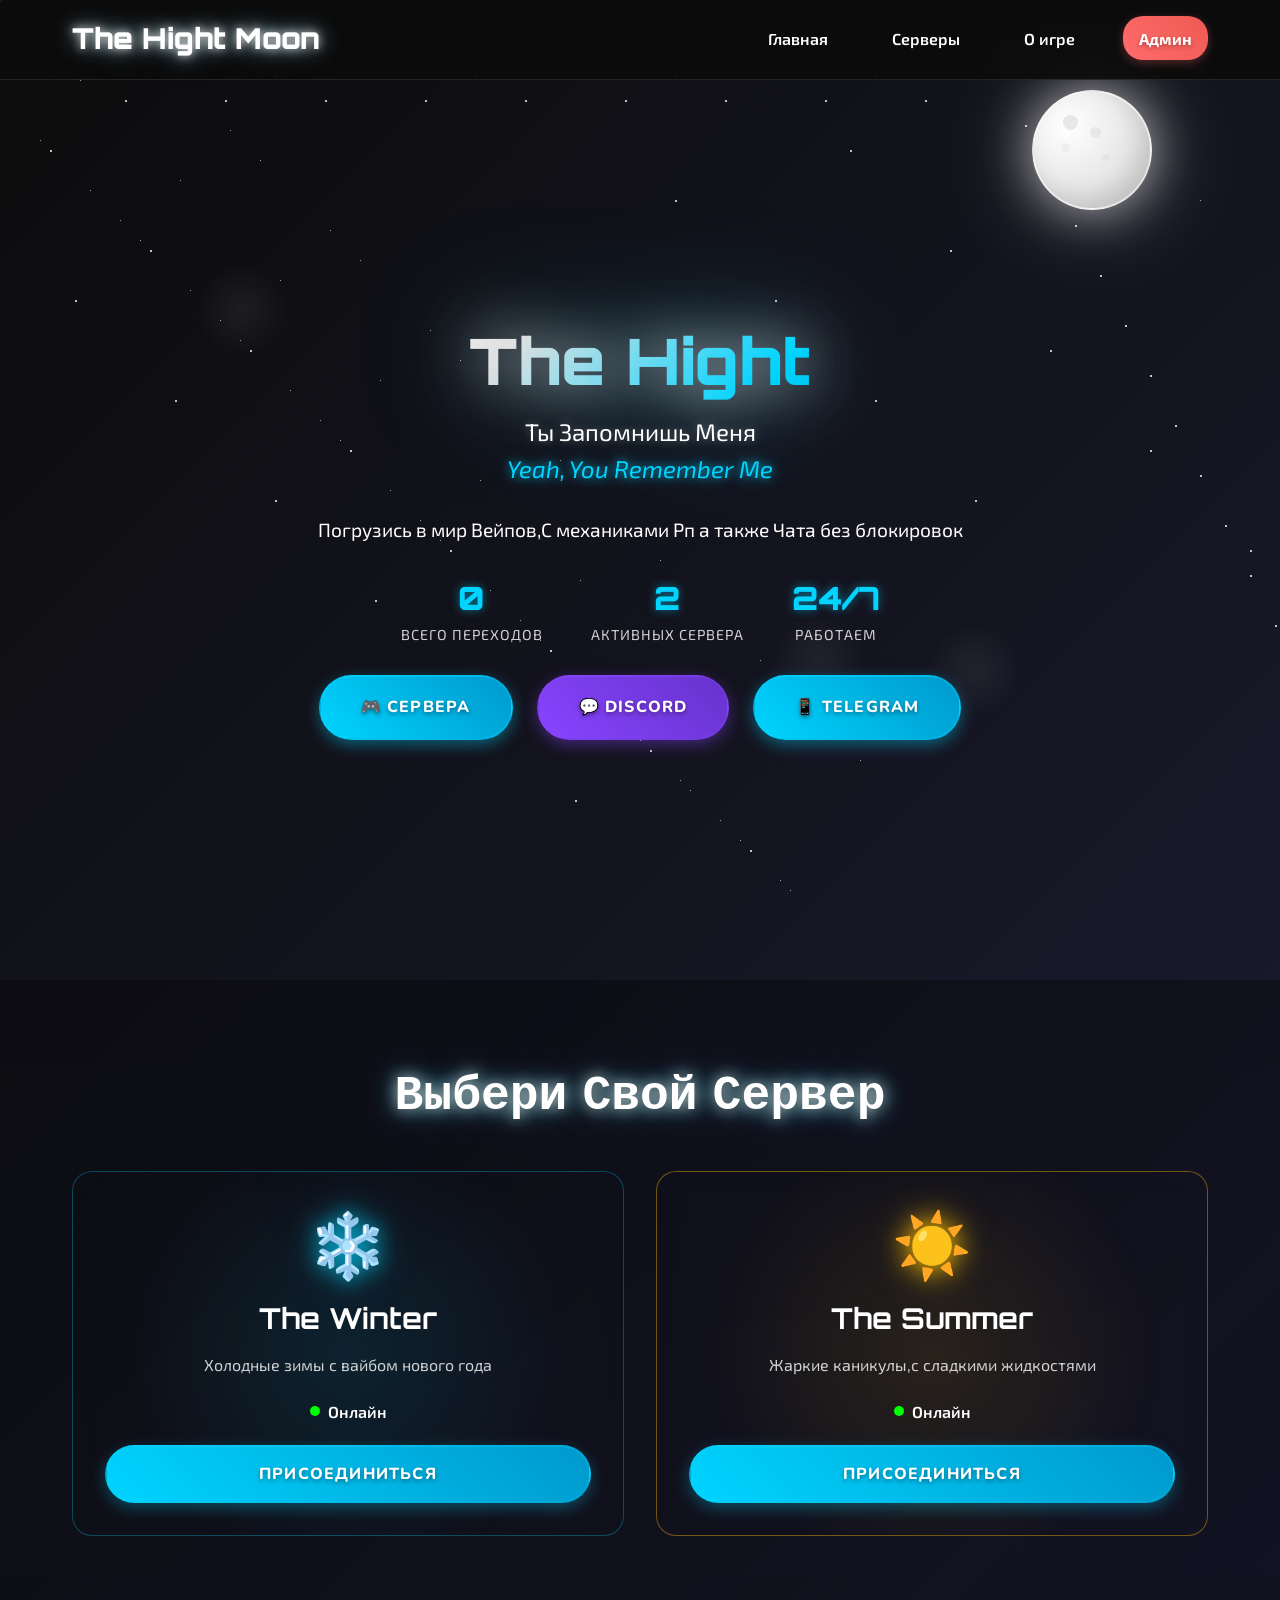
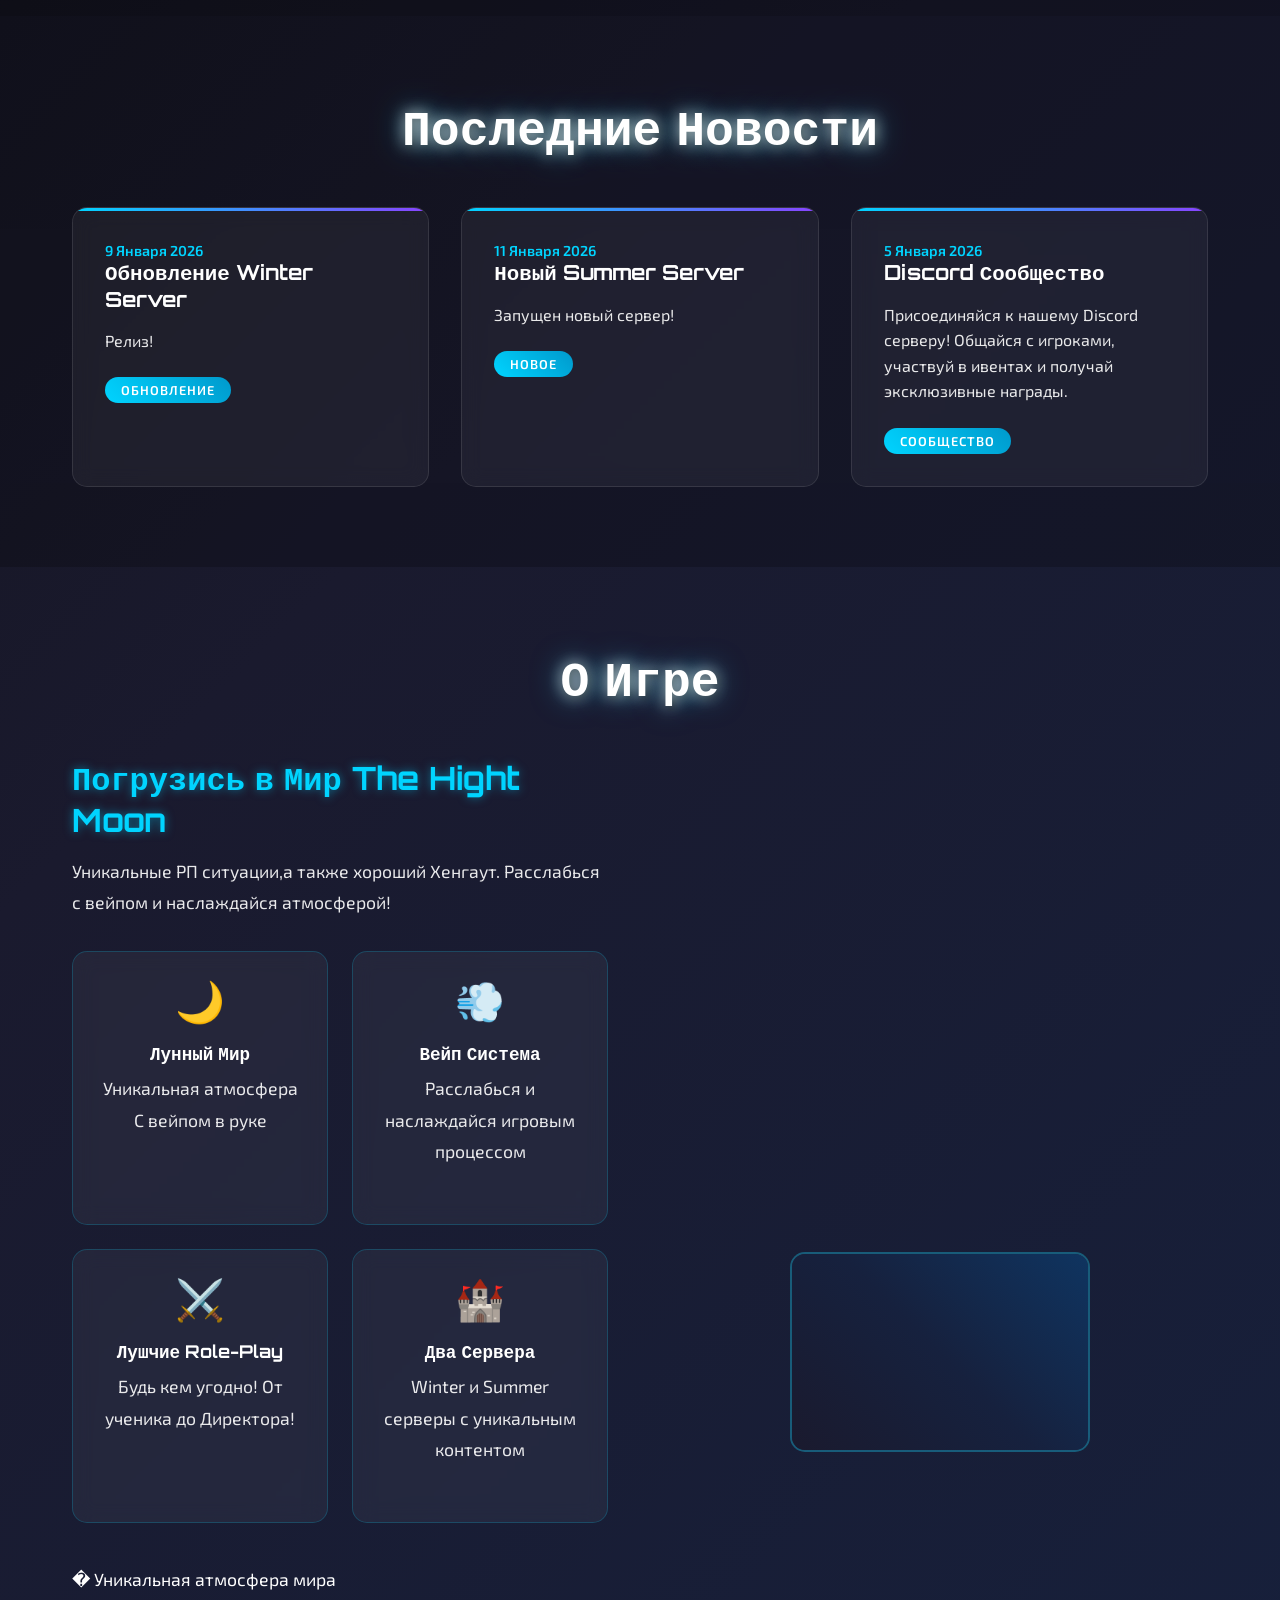
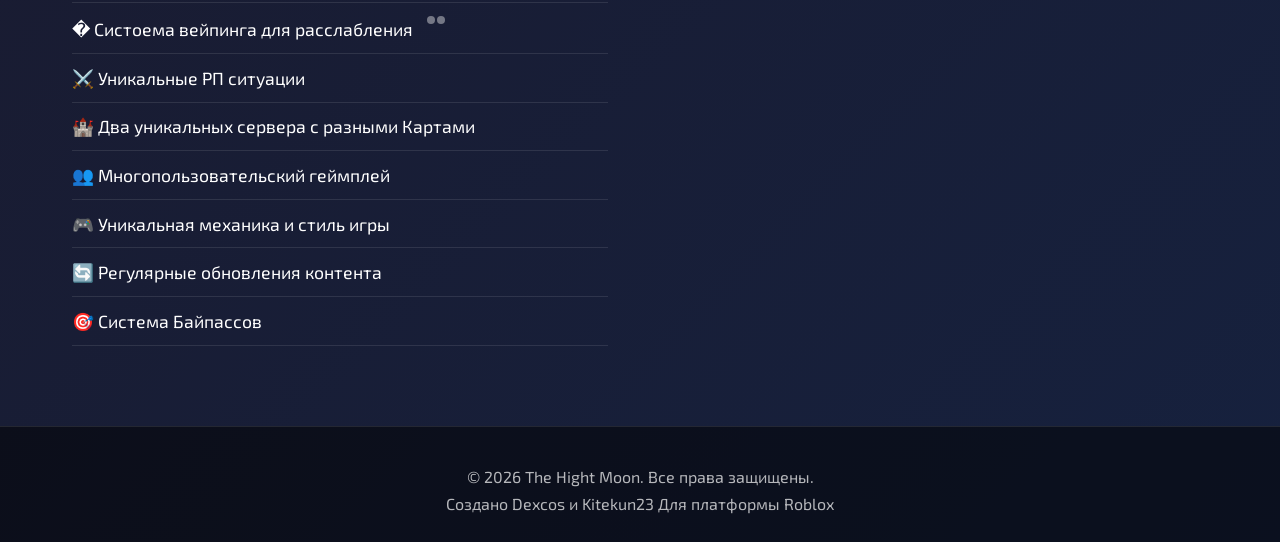
<file: index.html>
<!DOCTYPE html>
<html lang="ru">
<head>
    <meta charset="UTF-8">
    <meta name="viewport" content="width=device-width, initial-scale=1.0, maximum-scale=1.0, user-scalable=no">
    <meta name="theme-color" content="#00d4ff">
    <meta name="mobile-web-app-capable" content="yes">
    <meta name="apple-mobile-web-app-capable" content="yes">
    <meta name="apple-mobile-web-app-status-bar-style" content="black-translucent">
    <meta name="description" content="The Hight Moon - Погрузись в мир Вейпов с механиками РП и чатом без блокировок. Уникальные ролевые ситуации и хороший хенгаут.">
    <meta name="keywords" content="The Hight Moon, Roblox, вейп, roleplay, РП, игра, сервер, Winter, Summer">
    <meta name="author" content="Dexcos и Kitekun23">
    <title>The Hight Moon - Ты Запомнишь Меня</title>
    <link rel="stylesheet" href="styles.css">
    <link href="https://fonts.googleapis.com/css2?family=Orbitron:wght@400;700;900&family=Exo+2:wght@300;400;600;700&family=Russo+One&family=Comfortaa:wght@300;400;500;600;700&family=Nunito:wght@200;300;400;500;600;700;800;900&display=swap" rel="stylesheet">
</head>
<body>
    <div class="stars"></div>
    <div class="moon"></div>
    
    <header class="header" role="banner">
        <nav class="nav" role="navigation" aria-label="Основная навигация">
            <div class="logo">
                <h1 class="logo-text">The Hight Moon</h1>
            </div>
            <div class="nav-links">
                <a href="#home" class="nav-link" aria-label="Перейти к главной секции">Главная</a>
                <a href="#servers" class="nav-link" aria-label="Перейти к серверам">Серверы</a>
                <a href="#about" class="nav-link" aria-label="Перейти к информации об игре">О игре</a>
                <a href="admin.html" class="nav-link admin-link" aria-label="Админ панель">Админ</a>
            </div>
        </nav>
    </header>

    <main role="main">
        <section id="home" class="hero">
            <div class="smoke-effects" aria-hidden="true">
                <div class="smoke smoke-1"></div>
                <div class="smoke smoke-2"></div>
                <div class="smoke smoke-3"></div>
            </div>
            <div class="hero-content">
                <h1 class="hero-title">The Hight Moon</h1>
                <p class="hero-slogan">Ты Запомнишь Меня<br><span class="slogan-en">Yeah, You Remember Me</span></p>
                <article class="hero-description">
                    <p>Погрузись в мир Вейпов,С механиками Рп а также Чата без блокировок</p>
                </article>
                <div class="hero-stats" role="region" aria-label="Статистика игры">
                    <div class="stat-item">
                        <div class="stat-number" id="total-joins" aria-live="polite">0</div>
                        <div class="stat-label">Всего переходов</div>
                    </div>
                    <div class="stat-item">
                        <div class="stat-number">2</div>
                        <div class="stat-label">Активных сервера</div>
                    </div>
                    <div class="stat-item">
                        <div class="stat-number">24/7</div>
                        <div class="stat-label">Работаем</div>
                    </div>
                </div>
                <div class="hero-buttons">
                    <button class="btn btn-primary" onclick="scrollToServers()" aria-label="Перейти к выбору сервера">🎮 Сервера</button>
                    <button class="btn btn-secondary" onclick="openDiscord()" aria-label="Открыть Discord сервер">💬 Discord</button>
                    <button class="btn btn-tertiary" onclick="openTelegram()" aria-label="Открыть Telegram канал">📱 Telegram</button>
                </div>
            </div>
        </section>

        <section id="servers" class="servers">
            <div class="container">
                <h2 class="section-title">Выбери Свой Сервер</h2>
                <div class="servers-grid">
                    <article class="server-card winter-server">
                        <div class="server-icon" aria-hidden="true">❄️</div>
                        <h3 class="server-name">The Winter</h3>
                        <p class="server-description">Холодные зимы с вайбом нового года</p>
                        <div class="server-status" id="main-winter-status" aria-live="polite">
                            <span class="status-dot online" aria-hidden="true"></span>
                            Онлайн
                        </div>
                        <button class="btn btn-server" onclick="joinServer('winter')" id="winter-btn" aria-label="Присоединиться к Winter серверу">
                            Присоединиться
                        </button>
                    </article>
                    
                    <article class="server-card summer-server">
                        <div class="server-icon" aria-hidden="true">☀️</div>
                        <h3 class="server-name">The Summer</h3>
                        <p class="server-description">Жаркие каникулы,с сладкими жидкостями</p>
                        <div class="server-status" id="main-summer-status" aria-live="polite">
                            <span class="status-dot online" aria-hidden="true"></span>
                            Онлайн
                        </div>
                        <button class="btn btn-server" onclick="joinServer('summer')" id="summer-btn" aria-label="Присоединиться к Summer серверу">
                            Присоединиться
                        </button>
                    </article>
                </div>
            </div>
        </section>

        <section id="news" class="news">
            <div class="container">
                <h2 class="section-title">Последние Новости</h2>
                <div class="news-grid">
                    <article class="news-card">
                        <time class="news-date" datetime="2026-01-09">9 Января 2026</time>
                        <h3>Обновление Winter Server</h3>
                        <p>Релиз!</p>
                        <div class="news-tag">Обновление</div>
                    </article>
                    <article class="news-card">
                        <time class="news-date" datetime="2026-01-11">11 Января 2026</time>
                        <h3>Новый Summer Server</h3>
                        <p>Запущен новый сервер!</p>
                        <div class="news-tag">Новое</div>
                    </article>
                    <article class="news-card">
                        <time class="news-date" datetime="2026-01-05">5 Января 2026</time>
                        <h3>Discord Сообщество</h3>
                        <p>Присоединяйся к нашему Discord серверу! Общайся с игроками, участвуй в ивентах и получай эксклюзивные награды.</p>
                        <div class="news-tag">Сообщество</div>
                    </article>
                </div>
            </div>
        </section>

        <section id="about" class="about">
            <div class="container">
                <h2 class="section-title">О Игре</h2>
                <div class="about-content">
                    <div class="about-text">
                        <h3>Погрузись в Мир The Hight Moon</h3>
                        <p>Уникальные РП ситуации,а также хороший Хенгаут. Расслабься с вейпом и наслаждайся атмосферой!</p>
                        
                        <div class="features-grid">
                            <article class="feature-card">
                                <div class="feature-icon" aria-hidden="true">🌙</div>
                                <h4>Лунный Мир</h4>
                                <p>Уникальная атмосфера С вейпом в руке</p>
                            </article>
                            <article class="feature-card">
                                <div class="feature-icon" aria-hidden="true">💨</div>
                                <h4>Вейп Система</h4>
                                <p>Расслабься и наслаждайся игровым процессом</p>
                            </article>
                            <article class="feature-card">
                                <div class="feature-icon" aria-hidden="true">⚔️</div>
                                <h4>Лушчие Role-Play</h4>
                                <p>Будь кем угодно! От ученика до Директора!</p>
                            </article>
                            <article class="feature-card">
                                <div class="feature-icon" aria-hidden="true">🏰</div>
                                <h4>Два Сервера</h4>
                                <p>Winter и Summer серверы с уникальным контентом</p>
                            </article>
                        </div>
                        
                        <ul class="features-list">
                            <li>�  Уникальная атмосфера мира</li>
                            <li>� Систоема вейпинга для расслабления <div class="vape-smoke" aria-hidden="true"></div></li>
                            <li>⚔️ Уникальные РП ситуации</li>
                            <li>🏰 Два уникальных сервера с разными Картами</li>
                            <li>👥 Многопользовательский геймплей</li>
                            <li>🎮 Уникальная механика и стиль игры</li>
                            <li>🔄 Регулярные обновления контента</li>
                            <li>🎯 Система Байпассов</li>
                        </ul>
                    </div>
                    <div class="about-visual">
                        <div class="game-preview">
                            <div class="preview-screen" aria-hidden="true"></div>
                        </div>
                    </div>
                </div>
            </div>
        </section>
    </main>

    <footer class="footer" role="contentinfo">
        <div class="container">
            <p>&copy; 2026 The Hight Moon. Все права защищены.</p>
            <p>Создано Dexcos и Kitekun23 Для платформы Roblox</p>
        </div>
    </footer>

    <script src="script.js"></script>
</body>
</html>
</file>
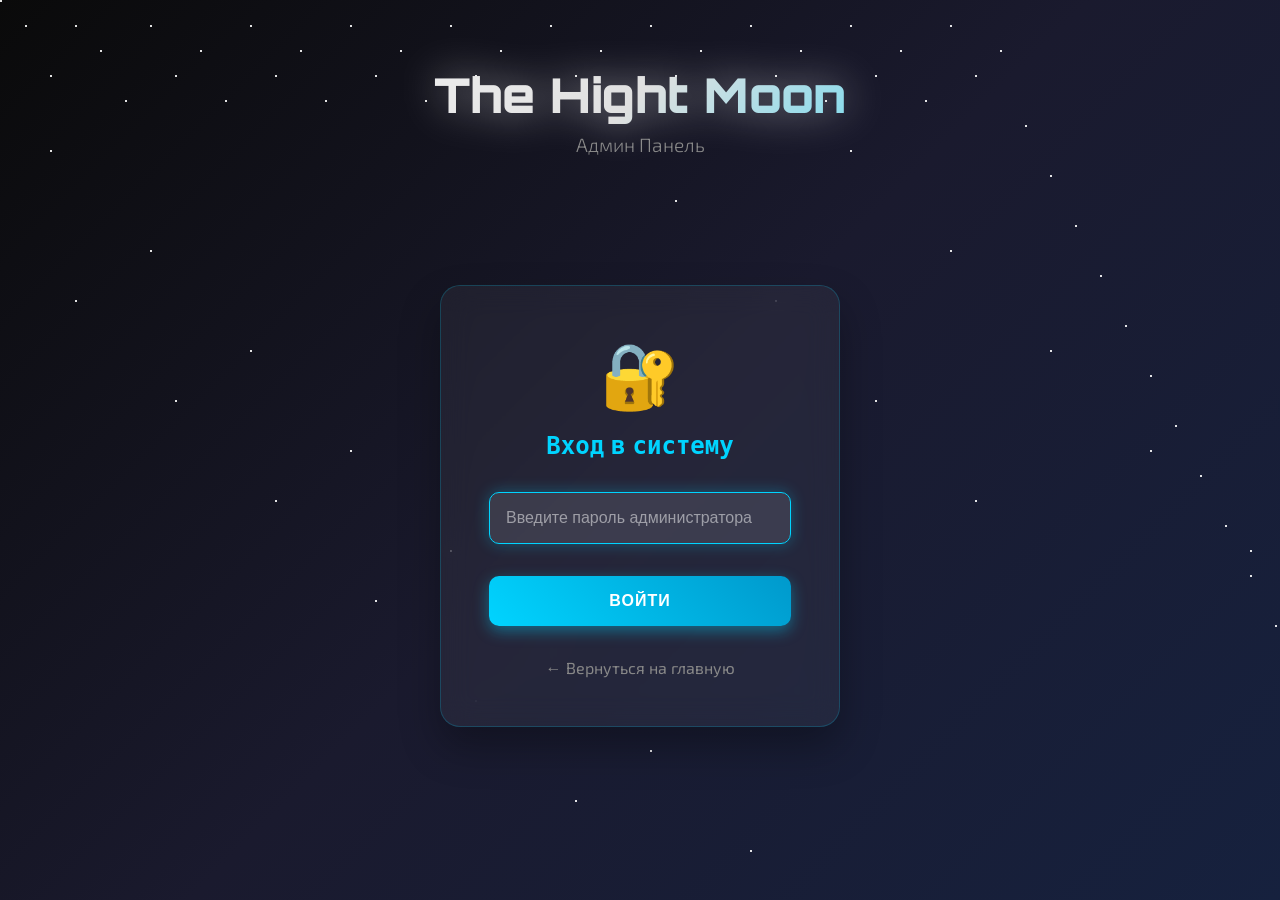
<file: admin.html>
<!DOCTYPE html>
<html lang="ru">
<head>
    <meta charset="UTF-8">
    <meta name="viewport" content="width=device-width, initial-scale=1.0">
    <title>Admin Panel - The Hight Moon</title>
    <link rel="stylesheet" href="admin-styles.css">
    <link href="https://fonts.googleapis.com/css2?family=Orbitron:wght@400;700;900&family=Exo+2:wght@300;400;600;700&family=Russo+One&family=Comfortaa:wght@300;400;500;600;700&family=Nunito:wght@200;300;400;500;600;700;800;900&display=swap" rel="stylesheet">
</head>
<body>
    <div class="stars"></div>
    <div class="admin-container">
        <div class="admin-header">
            <h1 class="admin-title">The Hight Moon</h1>
            <p class="admin-subtitle">Админ Панель</p>
        </div>

        <div class="login-section" id="login-section">
            <div class="login-card">
                <div class="lock-icon">🔐</div>
                <h2>Вход в систему</h2>
                <div class="form-group">
                    <input type="password" id="admin-password" placeholder="Введите пароль администратора">
                </div>
                <button class="btn btn-login" onclick="loginAdmin()">Войти</button>
                <div class="back-link">
                    <a href="index.html">← Вернуться на главную</a>
                </div>
            </div>
        </div>

        <div class="admin-panel" id="admin-panel" style="display: none;">
            <div class="panel-header">
                <h2>Управление Серверами</h2>
                <button class="btn btn-logout" onclick="logout()">Выйти</button>
            </div>

            <div class="servers-management">
                <div class="server-control winter-control">
                    <div class="server-header">
                        <div class="server-icon">❄️</div>
                        <h3>The Winter Server</h3>
                        <div class="server-status" id="winter-status">
                            <span class="status-dot online"></span>
                            <span>Онлайн</span>
                        </div>
                    </div>
                    <div class="form-group">
                        <label for="winter-link">Ссылка на сервер:</label>
                        <input type="url" id="winter-link" placeholder="https://www.roblox.com/games/your-winter-server-id">
                    </div>
                    <div class="form-group">
                        <label for="winter-status-select">Статус сервера:</label>
                        <select id="winter-status-select" onchange="updateServerStatus('winter')">
                            <option value="online">🟢 Онлайн</option>
                            <option value="offline">🔴 Оффлайн</option>
                            <option value="maintenance">🟡 Техработы</option>
                            <option value="custom">✏️ Кастомный</option>
                        </select>
                    </div>
                    <div class="form-group" id="winter-custom-status" style="display: none;">
                        <label for="winter-custom-text">Кастомный статус:</label>
                        <input type="text" id="winter-custom-text" placeholder="Введите свой статус" onchange="updateCustomStatus('winter')">
                    </div>
                    <div class="control-buttons">
                        <button class="btn btn-update" onclick="updateServerLink('winter')">Обновить ссылку</button>
                        <button class="btn btn-test" onclick="testServerLink('winter')">Тестировать</button>
                    </div>
                </div>

                <div class="server-control summer-control">
                    <div class="server-header">
                        <div class="server-icon">☀️</div>
                        <h3>The Summer Server</h3>
                        <div class="server-status" id="summer-status">
                            <span class="status-dot online"></span>
                            <span>Онлайн</span>
                        </div>
                    </div>
                    <div class="form-group">
                        <label for="summer-link">Ссылка на сервер:</label>
                        <input type="url" id="summer-link" placeholder="https://www.roblox.com/games/your-summer-server-id">
                    </div>
                    <div class="form-group">
                        <label for="summer-status-select">Статус сервера:</label>
                        <select id="summer-status-select" onchange="updateServerStatus('summer')">
                            <option value="online">🟢 Онлайн</option>
                            <option value="offline">🔴 Оффлайн</option>
                            <option value="maintenance">🟡 Техработы</option>
                            <option value="custom">✏️ Кастомный</option>
                        </select>
                    </div>
                    <div class="form-group" id="summer-custom-status" style="display: none;">
                        <label for="summer-custom-text">Кастомный статус:</label>
                        <input type="text" id="summer-custom-text" placeholder="Введите свой статус" onchange="updateCustomStatus('summer')">
                    </div>
                    <div class="control-buttons">
                        <button class="btn btn-update" onclick="updateServerLink('summer')">Обновить ссылку</button>
                        <button class="btn btn-test" onclick="testServerLink('summer')">Тестировать</button>
                    </div>
                </div>
            </div>

            <div class="admin-stats">
                <h3>Статистика</h3>
                <div class="stats-grid">
                    <div class="stat-card">
                        <div class="stat-number" id="winter-clicks">0</div>
                        <div class="stat-label">Переходы на Winter</div>
                    </div>
                    <div class="stat-card">
                        <div class="stat-number" id="summer-clicks">0</div>
                        <div class="stat-label">Переходы на Summer</div>
                    </div>
                    <div class="stat-card">
                        <div class="stat-number" id="total-joins-admin">0</div>
                        <div class="stat-label">Всего переходов</div>
                    </div>
                    <div class="stat-card">
                        <div class="stat-number" id="last-update">Никогда</div>
                        <div class="stat-label">Последнее обновление</div>
                    </div>
                </div>
            </div>

            <div class="admin-actions">
                <h3>Дополнительные действия</h3>
                <div class="actions-grid">
                    <button class="btn btn-action" onclick="clearStats()">Очистить статистику</button>
                    <button class="btn btn-action" onclick="exportData()">Экспорт данных</button>
                    <button class="btn btn-action" onclick="resetLinks()">Сбросить ссылки</button>
                    <button class="btn btn-action" onclick="openMainSite()">Открыть сайт</button>
                </div>
            </div>

            <div class="social-management">
                <h3>Управление Социальными Сетями</h3>
                <div class="social-controls">
                    <div class="social-control">
                        <h4>💬 Discord</h4>
                        <input type="url" id="discord-link" placeholder="https://discord.gg/your-server">
                        <button class="btn btn-update" onclick="updateSocialLink('discord')">Обновить Discord</button>
                    </div>
                    <div class="social-control">
                        <h4>📱 Telegram</h4>
                        <input type="url" id="telegram-link" placeholder="https://t.me/your-channel">
                        <button class="btn btn-update" onclick="updateSocialLink('telegram')">Обновить Telegram</button>
                    </div>
                </div>
            </div>
        </div>
    </div>

    <script src="admin-script.js"></script>
</body>
</html>
</file>
<file: styles.css>
* {
    margin: 0;
    padding: 0;
    box-sizing: border-box;
}

body {
    font-family: 'Exo 2', sans-serif;
    background: linear-gradient(135deg, #0c0c0c 0%, #1a1a2e 50%, #16213e 100%);
    color: #ffffff;
    overflow-x: hidden;
    min-height: 100vh;
}

/* Animated Stars Background */
.stars {
    position: fixed;
    top: 0;
    left: 0;
    width: 100%;
    height: 100%;
    pointer-events: none;
    z-index: -2;
    overflow: hidden;
}

/* Static twinkling stars */
.stars::before {
    content: '';
    position: absolute;
    width: 2px;
    height: 2px;
    background: #ffffff;
    border-radius: 50%;
    box-shadow: 
        25px 25px #fff, 50px 75px #fff, 75px 25px #fff, 100px 50px #fff,
        125px 100px #fff, 150px 25px #fff, 175px 75px #fff, 200px 50px #fff,
        225px 100px #fff, 250px 25px #fff, 275px 75px #fff, 300px 50px #fff,
        325px 100px #fff, 350px 25px #fff, 375px 75px #fff, 400px 50px #fff,
        425px 100px #fff, 450px 25px #fff, 475px 75px #fff, 500px 50px #fff,
        525px 100px #fff, 550px 25px #fff, 575px 75px #fff, 600px 50px #fff,
        625px 100px #fff, 650px 25px #fff, 675px 75px #fff, 700px 50px #fff,
        725px 100px #fff, 750px 25px #fff, 775px 75px #fff, 800px 50px #fff,
        825px 100px #fff, 850px 25px #fff, 875px 75px #fff, 900px 50px #fff,
        925px 100px #fff, 950px 25px #fff, 975px 75px #fff, 1000px 50px #fff,
        1025px 125px #fff, 1050px 175px #fff, 1075px 225px #fff, 1100px 275px #fff,
        1125px 325px #fff, 1150px 375px #fff, 1175px 425px #fff, 1200px 475px #fff,
        1225px 525px #fff, 1250px 575px #fff, 1275px 625px #fff, 1300px 675px #fff,
        1325px 725px #fff, 1350px 775px #fff, 1375px 825px #fff, 1400px 875px #fff,
        50px 150px #fff, 150px 250px #fff, 250px 350px #fff, 350px 450px #fff,
        450px 550px #fff, 550px 650px #fff, 650px 750px #fff, 750px 850px #fff,
        850px 150px #fff, 950px 250px #fff, 1050px 350px #fff, 1150px 450px #fff,
        1250px 550px #fff, 1350px 650px #fff, 75px 300px #fff, 175px 400px #fff,
        275px 500px #fff, 375px 600px #fff, 475px 700px #fff, 575px 800px #fff,
        675px 200px #fff, 775px 300px #fff, 875px 400px #fff, 975px 500px #fff;
    animation: twinkle 3s infinite;
}

/* More static stars with different timing */
.stars::after {
    content: '';
    position: absolute;
    width: 1px;
    height: 1px;
    background: #ffffff;
    border-radius: 50%;
    box-shadow: 
        80px 80px #fff, 180px 180px #fff, 280px 280px #fff, 380px 380px #fff,
        480px 480px #fff, 580px 580px #fff, 680px 780px #fff, 780px 880px #fff,
        120px 220px #fff, 220px 320px #fff, 320px 420px #fff, 420px 520px #fff,
        520px 620px #fff, 620px 720px #fff, 720px 820px #fff, 820px 920px #fff,
        160px 60px #fff, 260px 160px #fff, 360px 260px #fff, 460px 360px #fff,
        560px 460px #fff, 660px 560px #fff, 760px 660px #fff, 860px 760px #fff,
        40px 140px #fff, 140px 240px #fff, 240px 340px #fff, 340px 440px #fff,
        440px 540px #fff, 540px 640px #fff, 640px 740px #fff, 740px 840px #fff,
        90px 190px #fff, 190px 290px #fff, 290px 390px #fff, 390px 490px #fff,
        490px 590px #fff, 590px 690px #fff, 690px 790px #fff, 790px 890px #fff,
        130px 30px #fff, 230px 130px #fff, 330px 230px #fff, 430px 330px #fff,
        530px 430px #fff, 630px 530px #fff, 730px 630px #fff, 830px 730px #fff,
        1100px 100px #fff, 1200px 200px #fff, 1300px 300px #fff, 1400px 400px #fff,
        1500px 500px #fff, 1600px 600px #fff, 1700px 700px #fff, 1800px 800px #fff;
    animation: twinkle 4s infinite;
    animation-delay: 2s;
    opacity: 0.8;
}

/* Falling stars */
.falling-star {
    position: absolute;
    width: 2px;
    height: 2px;
    background: linear-gradient(45deg, #ffffff, #00d4ff);
    border-radius: 50%;
    box-shadow: 0 0 10px #ffffff, 0 0 20px #00d4ff;
    animation: fall linear infinite;
}

.falling-star::before {
    content: '';
    position: absolute;
    top: 0;
    left: 0;
    width: 100px;
    height: 2px;
    background: linear-gradient(90deg, transparent, #ffffff, transparent);
    transform: rotate(-30deg);
    transform-origin: 0 0;
}

@keyframes fall {
    0% {
        transform: translateX(100vw) translateY(-50px);
        opacity: 1;
    }
    100% {
        transform: translateX(-200px) translateY(50vh);
        opacity: 0;
    }
}

@keyframes twinkle {
    0%, 100% { opacity: 0.3; }
    50% { opacity: 1; }
}

/* Animated Moon */
.moon {
    position: fixed;
    top: 10%;
    right: 10%;
    width: 120px;
    height: 120px;
    background: radial-gradient(circle at 30% 30%, #ffffff, #f0f0f0, #e0e0e0, #d0d0d0);
    border-radius: 50%;
    box-shadow: 
        0 0 50px rgba(255, 255, 255, 0.6),
        0 0 100px rgba(255, 255, 255, 0.3),
        inset -10px -10px 20px rgba(0, 0, 0, 0.1);
    z-index: -1;
    animation: moonFloat 6s ease-in-out infinite;
    border: 2px solid rgba(255, 255, 255, 0.3);
}

.moon::before {
    content: '';
    position: absolute;
    top: 20%;
    left: 25%;
    width: 15px;
    height: 15px;
    background: rgba(200, 200, 200, 0.4);
    border-radius: 50%;
    box-shadow: 
        25px 10px 0 -2px rgba(200, 200, 200, 0.3),
        -5px 25px 0 -3px rgba(200, 200, 200, 0.2),
        35px 35px 0 -4px rgba(200, 200, 200, 0.2);
}

@keyframes moonFloat {
    0%, 100% { transform: translateY(0px) rotate(0deg); }
    50% { transform: translateY(-20px) rotate(5deg); }
}

/* Header */
.header {
    position: fixed;
    top: 0;
    width: 100%;
    background: rgba(12, 12, 12, 0.9);
    backdrop-filter: blur(10px);
    z-index: 1000;
    padding: 1rem 0;
    border-bottom: 1px solid rgba(255, 255, 255, 0.1);
    min-height: 80px;
}

.nav {
    display: flex;
    justify-content: space-between;
    align-items: center;
    max-width: 1200px;
    margin: 0 auto;
    padding: 0 2rem;
}

.logo-text {
    font-family: 'Orbitron', monospace;
    font-size: 1.8rem;
    font-weight: 900;
    color: #ffffff;
    text-shadow: 
        0 0 10px rgba(255, 255, 255, 0.8),
        0 0 20px rgba(255, 255, 255, 0.6),
        0 0 30px rgba(0, 212, 255, 0.4);
    filter: drop-shadow(2px 2px 4px rgba(0, 0, 0, 0.8));
}

@keyframes gradientShift {
    0%, 100% { background-position: 0% 50%; }
    50% { background-position: 100% 50%; }
}

.nav-links {
    display: flex;
    gap: 2rem;
}

.nav-link {
    color: #ffffff;
    text-decoration: none;
    font-weight: 600;
    transition: all 0.3s ease;
    position: relative;
    padding: 0.5rem 1rem;
    -webkit-tap-highlight-color: transparent;
    touch-action: manipulation;
    min-height: 44px;
    display: flex;
    align-items: center;
    justify-content: center;
}

.nav-link::before {
    content: '';
    position: absolute;
    bottom: 0;
    left: 50%;
    width: 0;
    height: 2px;
    background: linear-gradient(45deg, #00d4ff, #8844ff);
    transition: all 0.3s ease;
    transform: translateX(-50%);
}

.nav-link:hover::before {
    width: 100%;
}

.nav-link:hover {
    color: #00d4ff;
    transform: translateY(-2px);
}

.admin-link {
    background: linear-gradient(45deg, #ff6b6b, #ee5a52);
    border-radius: 20px;
    padding: 0.5rem 1rem !important;
    color: white !important;
    font-weight: 700;
    text-shadow: 0 2px 4px rgba(0, 0, 0, 0.3);
    box-shadow: 0 3px 10px rgba(255, 107, 107, 0.3);
    transition: all 0.3s ease;
}

.admin-link:hover {
    background: linear-gradient(45deg, #ff5252, #d32f2f);
    transform: translateY(-3px);
    box-shadow: 0 5px 15px rgba(255, 107, 107, 0.5);
    color: white !important;
}

.admin-link::before {
    display: none;
}

/* Hero Section */
.hero {
    min-height: 100vh;
    display: flex;
    align-items: center;
    justify-content: center;
    text-align: center;
    position: relative;
    padding: 0 2rem;
    margin-top: 80px;
}

.hero-content {
    z-index: 2;
    max-width: 900px;
}

.hero-description {
    margin: 2rem 0;
    font-size: 1.2rem;
    opacity: 0.9;
    line-height: 1.6;
    animation: fadeInUp 1s ease 0.7s both;
}

.hero-stats {
    display: flex;
    justify-content: center;
    gap: 3rem;
    margin: 2rem 0;
    animation: fadeInUp 1s ease 0.9s both;
}

.stat-item {
    text-align: center;
}

.stat-number {
    font-family: 'Orbitron', monospace;
    font-size: 2rem;
    font-weight: 900;
    color: #00d4ff;
    text-shadow: 0 0 10px rgba(0, 212, 255, 0.5);
    margin-bottom: 0.5rem;
}

.stat-label {
    font-size: 0.9rem;
    opacity: 0.8;
    text-transform: uppercase;
    letter-spacing: 1px;
}

.hero-title {
    font-family: 'Orbitron', monospace;
    font-size: 4rem;
    font-weight: 900;
    margin-bottom: 1rem;
    background: linear-gradient(135deg, #ffffff 0%, #e0e0e0 30%, #00d4ff 70%, #0099cc 100%);
    -webkit-background-clip: text;
    -webkit-text-fill-color: transparent;
    background-clip: text;
    filter: drop-shadow(0 0 30px rgba(255, 255, 255, 0.8)) drop-shadow(0 0 60px rgba(0, 212, 255, 0.4));
    animation: titleGlow 3s ease-in-out infinite alternate;
}

@keyframes titleGlow {
    0% { 
        filter: drop-shadow(0 0 30px rgba(255, 255, 255, 0.8)) drop-shadow(0 0 60px rgba(0, 212, 255, 0.4));
        transform: scale(1);
    }
    100% { 
        filter: drop-shadow(0 0 40px rgba(255, 255, 255, 1)) drop-shadow(0 0 80px rgba(0, 212, 255, 0.6));
        transform: scale(1.02);
    }
}

.hero-slogan {
    font-size: 1.5rem;
    margin-bottom: 2rem;
    opacity: 0.9;
    animation: fadeInUp 1s ease 0.5s both;
    color: #ffffff;
    text-shadow: 0 0 10px rgba(255, 255, 255, 0.3);
}

.slogan-en {
    font-style: italic;
    color: #00d4ff;
    display: block;
    margin-top: 0.5rem;
    text-shadow: 
        0 0 10px rgba(0, 212, 255, 0.8),
        0 0 20px rgba(0, 212, 255, 0.4);
    animation: slogan-glow 4s ease-in-out infinite alternate;
}

@keyframes slogan-glow {
    0% { 
        text-shadow: 
            0 0 10px rgba(0, 212, 255, 0.8),
            0 0 20px rgba(0, 212, 255, 0.4);
    }
    100% { 
        text-shadow: 
            0 0 20px rgba(0, 212, 255, 1),
            0 0 40px rgba(0, 212, 255, 0.6);
    }
}

.hero-buttons {
    display: flex;
    gap: 1.5rem;
    justify-content: center;
    flex-wrap: wrap;
    animation: fadeInUp 1s ease 1s both;
    margin-top: 2rem;
}

.hero-buttons .btn {
    min-width: 180px;
    padding: 1.2rem 2.5rem;
    font-size: 1rem;
    font-weight: 800;
    border-radius: 60px;
}

/* Buttons */
.btn {
    padding: 1rem 2rem;
    border: none;
    border-radius: 50px;
    font-size: 1.1rem;
    font-weight: 700;
    font-family: 'Nunito', 'Comfortaa', 'Exo 2', sans-serif;
    cursor: pointer;
    transition: all 0.3s ease;
    position: relative;
    overflow: hidden;
    text-transform: uppercase;
    letter-spacing: 1.2px;
    text-shadow: 0 2px 4px rgba(0, 0, 0, 0.4);
    -webkit-tap-highlight-color: transparent;
    touch-action: manipulation;
    min-height: 44px;
}

.btn::before {
    content: '';
    position: absolute;
    top: 0;
    left: -100%;
    width: 100%;
    height: 100%;
    background: linear-gradient(90deg, transparent, rgba(255, 255, 255, 0.2), transparent);
    transition: left 0.5s;
}

.btn:hover::before {
    left: 100%;
}

.btn-primary {
    background: linear-gradient(45deg, #00d4ff, #0099cc);
    color: white;
    box-shadow: 0 5px 15px rgba(0, 212, 255, 0.4);
    border: 2px solid rgba(0, 212, 255, 0.3);
    font-family: 'Nunito', 'Comfortaa', 'Exo 2', sans-serif;
    font-weight: 800;
    text-shadow: 0 2px 4px rgba(0, 0, 0, 0.4);
}

.btn-primary:hover {
    transform: translateY(-3px);
    box-shadow: 0 8px 25px rgba(0, 212, 255, 0.6);
    background: linear-gradient(45deg, #00d4ff, #00aadd);
    text-shadow: 0 2px 6px rgba(0, 0, 0, 0.5);
}

.btn-secondary {
    background: linear-gradient(45deg, #8844ff, #6633cc);
    color: white;
    box-shadow: 0 5px 15px rgba(136, 68, 255, 0.4);
    border: 2px solid rgba(136, 68, 255, 0.3);
    font-family: 'Nunito', 'Comfortaa', 'Exo 2', sans-serif;
    font-weight: 800;
    text-shadow: 0 2px 4px rgba(0, 0, 0, 0.4);
}

.btn-secondary:hover {
    transform: translateY(-3px);
    box-shadow: 0 8px 25px rgba(136, 68, 255, 0.6);
    background: linear-gradient(45deg, #9955ff, #7744dd);
    text-shadow: 0 2px 6px rgba(0, 0, 0, 0.5);
}

.btn-tertiary {
    background: linear-gradient(45deg, #00d4ff, #0099cc);
    color: white;
    box-shadow: 0 5px 15px rgba(0, 212, 255, 0.4);
    border: 2px solid rgba(0, 212, 255, 0.3);
    font-family: 'Nunito', 'Comfortaa', 'Exo 2', sans-serif;
    font-weight: 800;
    text-shadow: 0 2px 4px rgba(0, 0, 0, 0.4);
}

.btn-tertiary:hover {
    transform: translateY(-3px);
    box-shadow: 0 8px 25px rgba(0, 212, 255, 0.6);
    background: linear-gradient(45deg, #00d4ff, #00aadd);
    text-shadow: 0 2px 6px rgba(0, 0, 0, 0.5);
}

/* Smoke and Vape Effects */
.smoke-effects {
    position: absolute;
    top: 0;
    left: 0;
    width: 100%;
    height: 100%;
    pointer-events: none;
    z-index: 1;
}

.smoke {
    position: absolute;
    width: 100px;
    height: 100px;
    background: radial-gradient(circle, rgba(255, 255, 255, 0.1) 0%, transparent 70%);
    border-radius: 50%;
    animation: smokeFloat 8s ease-in-out infinite;
    opacity: 0.6;
}

.smoke-1 {
    top: 20%;
    left: 15%;
    animation-delay: 0s;
    animation-duration: 10s;
}

.smoke-2 {
    top: 60%;
    right: 20%;
    animation-delay: 3s;
    animation-duration: 12s;
}

.smoke-3 {
    bottom: 30%;
    left: 60%;
    animation-delay: 6s;
    animation-duration: 9s;
}

@keyframes smokeFloat {
    0%, 100% {
        transform: translateY(0px) scale(1) rotate(0deg);
        opacity: 0.3;
    }
    25% {
        transform: translateY(-30px) scale(1.2) rotate(90deg);
        opacity: 0.6;
    }
    50% {
        transform: translateY(-60px) scale(1.5) rotate(180deg);
        opacity: 0.4;
    }
    75% {
        transform: translateY(-30px) scale(1.1) rotate(270deg);
        opacity: 0.7;
    }
}

/* Vape smoke effect */
.vape-smoke {
    display: inline-block;
    position: relative;
    margin-left: 10px;
    width: 20px;
    height: 20px;
}

.vape-smoke::before,
.vape-smoke::after {
    content: '';
    position: absolute;
    width: 8px;
    height: 8px;
    background: rgba(255, 255, 255, 0.4);
    border-radius: 50%;
    animation: vapeSmoke 2s ease-in-out infinite;
}

.vape-smoke::before {
    left: 0;
    animation-delay: 0s;
}

.vape-smoke::after {
    left: 10px;
    animation-delay: 0.5s;
}

@keyframes vapeSmoke {
    0% {
        transform: translateY(0) scale(0.5);
        opacity: 0.8;
    }
    50% {
        transform: translateY(-15px) scale(1);
        opacity: 0.4;
    }
    100% {
        transform: translateY(-30px) scale(1.5);
        opacity: 0;
    }
}

@keyframes clickSmokeFloat {
    0% {
        transform: translateY(0) scale(0.5);
        opacity: 0.8;
    }
    100% {
        transform: translateY(-50px) scale(2);
        opacity: 0;
    }
}

/* Sections */
.container {
    max-width: 1200px;
    margin: 0 auto;
    padding: 0 2rem;
}

.section-title {
    font-family: 'Orbitron', monospace;
    font-size: 3rem;
    text-align: center;
    margin-bottom: 3rem;
    color: #ffffff;
    text-shadow: 
        0 0 15px rgba(255, 255, 255, 0.8),
        0 0 30px rgba(0, 212, 255, 0.6),
        2px 2px 6px rgba(0, 0, 0, 0.8);
}

/* Servers Section */
.servers {
    padding: 5rem 0;
    background: rgba(0, 0, 0, 0.3);
}

.servers-grid {
    display: grid;
    grid-template-columns: repeat(auto-fit, minmax(350px, 1fr));
    gap: 2rem;
    margin-top: 3rem;
}

.server-card {
    background: rgba(255, 255, 255, 0.05);
    border-radius: 20px;
    padding: 2rem;
    text-align: center;
    backdrop-filter: blur(10px);
    border: 1px solid rgba(255, 255, 255, 0.1);
    transition: all 0.3s ease;
    position: relative;
    overflow: hidden;
    -webkit-tap-highlight-color: transparent;
    touch-action: manipulation;
}

.server-card::before {
    content: '';
    position: absolute;
    top: 0;
    left: 0;
    right: 0;
    bottom: 0;
    background: linear-gradient(45deg, transparent, rgba(255, 255, 255, 0.05), transparent);
    transform: translateX(-100%);
    transition: transform 0.6s;
}

.server-card:hover::before {
    transform: translateX(100%);
}

.server-card:hover {
    transform: translateY(-10px);
    box-shadow: 0 20px 40px rgba(0, 0, 0, 0.3);
}

.winter-server {
    border-color: rgba(0, 212, 255, 0.3);
    background: radial-gradient(circle at center, rgba(0, 212, 255, 0.1) 0%, transparent 70%);
}

.winter-server:hover {
    box-shadow: 0 20px 40px rgba(0, 212, 255, 0.2);
    background: radial-gradient(circle at center, rgba(0, 212, 255, 0.15) 0%, transparent 70%);
}

.winter-server .server-icon {
    text-shadow: 0 0 20px rgba(0, 212, 255, 0.8), 0 0 40px rgba(0, 212, 255, 0.4);
}

.summer-server {
    border-color: rgba(255, 193, 7, 0.4);
    background: radial-gradient(circle at center, rgba(255, 193, 7, 0.1) 0%, transparent 70%);
}

.summer-server:hover {
    box-shadow: 0 20px 40px rgba(255, 193, 7, 0.3);
    background: radial-gradient(circle at center, rgba(255, 193, 7, 0.15) 0%, transparent 70%);
}

.server-icon {
    font-size: 4rem;
    margin-bottom: 1rem;
    animation: pulse 2s infinite;
}

.summer-server .server-icon {
    text-shadow: 0 0 20px rgba(255, 193, 7, 0.8), 0 0 40px rgba(255, 193, 7, 0.4);
}

@keyframes pulse {
    0%, 100% { transform: scale(1); }
    50% { transform: scale(1.1); }
}

.server-name {
    font-family: 'Orbitron', monospace;
    font-size: 1.8rem;
    margin-bottom: 1rem;
    color: #ffffff;
}

.server-description {
    margin-bottom: 1.5rem;
    opacity: 0.8;
    line-height: 1.6;
}

.server-status {
    display: flex;
    align-items: center;
    justify-content: center;
    gap: 0.5rem;
    margin-bottom: 1.5rem;
    font-weight: 600;
}

.status-dot {
    width: 10px;
    height: 10px;
    border-radius: 50%;
    background: #00ff00;
    animation: blink 1.5s infinite;
}

.status-dot.offline {
    background: #ff4444;
}

.status-dot.maintenance {
    background: #ffaa00;
    animation: blink 1s infinite;
}

@keyframes blink {
    0%, 100% { opacity: 1; }
    50% { opacity: 0.3; }
}

.btn-server {
    background: linear-gradient(45deg, #00d4ff, #0099cc);
    color: white;
    width: 100%;
    box-shadow: 0 5px 15px rgba(0, 212, 255, 0.3);
    border: 2px solid rgba(0, 212, 255, 0.2);
    font-family: 'Nunito', 'Comfortaa', 'Exo 2', sans-serif;
    font-weight: 800;
    font-size: 1rem;
    letter-spacing: 1.2px;
}

.btn-server:hover {
    transform: translateY(-3px);
    box-shadow: 0 8px 25px rgba(0, 212, 255, 0.5);
}

/* News Section */
.news {
    padding: 5rem 0;
    background: rgba(0, 0, 0, 0.2);
}

.news-grid {
    display: grid;
    grid-template-columns: repeat(auto-fit, minmax(300px, 1fr));
    gap: 2rem;
    margin-top: 3rem;
}

.news-card {
    background: rgba(255, 255, 255, 0.05);
    border: 1px solid rgba(255, 255, 255, 0.1);
    border-radius: 15px;
    padding: 2rem;
    backdrop-filter: blur(10px);
    transition: all 0.3s ease;
    position: relative;
    overflow: hidden;
}

.news-card::before {
    content: '';
    position: absolute;
    top: 0;
    left: 0;
    right: 0;
    height: 3px;
    background: linear-gradient(90deg, #00d4ff, #8844ff);
}

.news-card:hover {
    transform: translateY(-5px);
    box-shadow: 0 15px 30px rgba(0, 212, 255, 0.1);
    border-color: rgba(0, 212, 255, 0.3);
}

.news-date {
    font-size: 0.9rem;
    color: #00d4ff;
    margin-bottom: 1rem;
    font-weight: 600;
}

.news-card h3 {
    font-family: 'Orbitron', monospace;
    color: #ffffff;
    margin-bottom: 1rem;
    font-size: 1.3rem;
}

.news-card p {
    line-height: 1.6;
    opacity: 0.9;
    margin-bottom: 1.5rem;
}

.news-tag {
    display: inline-block;
    background: linear-gradient(45deg, #00d4ff, #0099cc);
    color: white;
    padding: 0.3rem 1rem;
    border-radius: 20px;
    font-size: 0.8rem;
    font-weight: 600;
    text-transform: uppercase;
    letter-spacing: 1px;
}

/* About Section */
.about {
    padding: 5rem 0;
}

.about-content {
    display: grid;
    grid-template-columns: 1fr 1fr;
    gap: 4rem;
    align-items: center;
}

.about-text h3 {
    font-family: 'Orbitron', monospace;
    font-size: 2rem;
    margin-bottom: 1rem;
    color: #00d4ff;
    text-shadow: 0 0 10px rgba(0, 212, 255, 0.5);
}

.features-grid {
    display: grid;
    grid-template-columns: repeat(auto-fit, minmax(250px, 1fr));
    gap: 1.5rem;
    margin: 2rem 0;
}

.feature-card {
    background: rgba(255, 255, 255, 0.05);
    border: 1px solid rgba(0, 212, 255, 0.2);
    border-radius: 15px;
    padding: 1.5rem;
    text-align: center;
    transition: all 0.3s ease;
    backdrop-filter: blur(10px);
}

.feature-card:hover {
    transform: translateY(-5px);
    box-shadow: 0 10px 25px rgba(0, 212, 255, 0.2);
    border-color: rgba(0, 212, 255, 0.4);
}

.feature-icon {
    font-size: 2.5rem;
    margin-bottom: 1rem;
    animation: pulse 2s infinite;
}

.feature-card h4 {
    font-family: 'Orbitron', monospace;
    color: #ffffff;
    margin-bottom: 0.5rem;
    font-size: 1.1rem;
}

.feature-card p {
    font-size: 0.9rem;
    opacity: 0.8;
    line-height: 1.4;
}

.about-text p {
    font-size: 1.1rem;
    line-height: 1.8;
    margin-bottom: 2rem;
    opacity: 0.9;
}

.features-list {
    list-style: none;
}

.features-list li {
    padding: 0.8rem 0;
    font-size: 1.1rem;
    border-bottom: 1px solid rgba(255, 255, 255, 0.1);
    transition: all 0.3s ease;
}

.features-list li:hover {
    color: #00d4ff;
    transform: translateX(10px);
}

.about-visual {
    display: flex;
    justify-content: center;
}

.game-preview {
    width: 300px;
    height: 200px;
    background: rgba(255, 255, 255, 0.05);
    border-radius: 15px;
    border: 2px solid rgba(0, 212, 255, 0.3);
    position: relative;
    overflow: hidden;
}

.preview-screen {
    width: 100%;
    height: 100%;
    background: linear-gradient(45deg, #1a1a2e, #16213e, #0f3460);
    animation: screenGlow 3s ease infinite;
}

@keyframes screenGlow {
    0%, 100% { box-shadow: inset 0 0 20px rgba(0, 212, 255, 0.3); }
    50% { box-shadow: inset 0 0 40px rgba(0, 212, 255, 0.6); }
}

/* Footer */
.footer {
    background: rgba(0, 0, 0, 0.5);
    padding: 2rem 0;
    text-align: center;
    border-top: 1px solid rgba(255, 255, 255, 0.1);
}

.footer p {
    margin: 0.5rem 0;
    opacity: 0.7;
}

/* Animations */
@keyframes fadeInUp {
    from {
        opacity: 0;
        transform: translateY(30px);
    }
    to {
        opacity: 1;
        transform: translateY(0);
    }
}

/* Responsive */
@media (max-width: 768px) {
    /* Header optimization */
    .header {
        padding: 0.5rem 0;
        min-height: 70px;
    }
    
    .nav {
        flex-direction: column;
        gap: 0.5rem;
        padding: 0 1rem;
    }
    
    .nav-links {
        gap: 0.5rem;
        flex-wrap: wrap;
        justify-content: center;
    }
    
    .nav-link {
        padding: 0.3rem 0.8rem;
        font-size: 0.9rem;
    }
    
    .admin-link {
        padding: 0.4rem 0.8rem !important;
        font-size: 0.8rem;
        border-radius: 15px;
    }
    
    .logo-text {
        font-size: 1.4rem;
    }
    
    /* Hero section optimization */
    .hero {
        margin-top: 70px;
        padding: 2rem 1rem;
        min-height: 90vh;
    }
    
    .hero-content {
        max-width: 100%;
    }
    
    .hero-title {
        font-size: 2.2rem;
        line-height: 1.2;
        margin-bottom: 1rem;
    }
    
    .hero-slogan {
        font-size: 1rem;
        margin-bottom: 1.5rem;
    }
    
    .hero-description {
        font-size: 1rem;
        margin: 1.5rem 0;
        padding: 0 1rem;
    }
    
    .hero-stats {
        flex-direction: column;
        gap: 1rem;
        margin: 1.5rem 0;
    }
    
    .stat-number {
        font-size: 1.3rem;
    }
    
    .stat-label {
        font-size: 0.8rem;
    }
    
    .hero-buttons {
        flex-direction: column;
        align-items: center;
        gap: 1rem;
        margin-top: 2rem;
    }
    
    .hero-buttons .btn {
        width: 100%;
        max-width: 280px;
        padding: 1rem 1.5rem;
        font-size: 1rem;
    }
    
    /* Servers section optimization */
    .servers {
        padding: 3rem 0;
    }
    
    .servers-grid {
        grid-template-columns: 1fr;
        gap: 1.5rem;
        margin-top: 2rem;
    }
    
    .server-card {
        padding: 1.5rem;
        margin: 0 1rem;
    }
    
    .server-icon {
        font-size: 3rem;
    }
    
    .server-name {
        font-size: 1.4rem;
    }
    
    .server-description {
        font-size: 0.9rem;
        line-height: 1.4;
    }
    
    .btn-server {
        padding: 1rem;
        font-size: 0.9rem;
    }
    
    /* News section optimization */
    .news {
        padding: 3rem 0;
    }
    
    .news-grid {
        grid-template-columns: 1fr;
        gap: 1.5rem;
        margin-top: 2rem;
    }
    
    .news-card {
        padding: 1.5rem;
        margin: 0 1rem;
    }
    
    .news-card h3 {
        font-size: 1.1rem;
    }
    
    .news-card p {
        font-size: 0.9rem;
    }
    
    /* About section optimization */
    .about {
        padding: 3rem 0;
    }
    
    .about-content {
        grid-template-columns: 1fr;
        gap: 2rem;
    }
    
    .features-grid {
        grid-template-columns: 1fr;
        gap: 1rem;
        margin: 1.5rem 0;
    }
    
    .feature-card {
        padding: 1.2rem;
        margin: 0 1rem;
    }
    
    .feature-icon {
        font-size: 2rem;
    }
    
    .feature-card h4 {
        font-size: 1rem;
    }
    
    .feature-card p {
        font-size: 0.85rem;
    }
    
    .features-list {
        margin: 0 1rem;
    }
    
    .features-list li {
        padding: 0.6rem 0;
        font-size: 1rem;
    }
    
    .about-visual {
        margin: 0 1rem;
    }
    
    .game-preview {
        width: 100%;
        height: 150px;
    }
    
    /* Section titles */
    .section-title {
        font-size: 2rem;
        margin-bottom: 2rem;
        padding: 0 1rem;
    }
    
    /* Container optimization */
    .container {
        padding: 0 1rem;
    }
    
    /* Footer optimization */
    .footer {
        padding: 1.5rem 0;
        text-align: center;
    }
    
    .footer p {
        font-size: 0.9rem;
    }
}

/* Extra small devices optimization */
@media (max-width: 480px) {
    .hero-title {
        font-size: 1.8rem;
    }
    
    .hero-slogan {
        font-size: 0.9rem;
    }
    
    .hero-description {
        font-size: 0.9rem;
        padding: 0;
    }
    
    .hero-buttons .btn {
        max-width: 100%;
        padding: 0.8rem 1rem;
        font-size: 0.9rem;
    }
    
    .server-card {
        margin: 0 0.5rem;
        padding: 1.2rem;
    }
    
    .news-card {
        margin: 0 0.5rem;
        padding: 1.2rem;
    }
    
    .feature-card {
        margin: 0 0.5rem;
        padding: 1rem;
    }
    
    .section-title {
        font-size: 1.6rem;
        padding: 0 0.5rem;
    }
    
    .container {
        padding: 0 0.5rem;
    }
}

/* Mobile performance optimizations */
@media (max-width: 768px) {
    /* Reduce animations for better performance */
    .smoke-effects {
        display: none;
    }
    
    /* Simplify star animations */
    .stars::before,
    .stars::after {
        animation-duration: 4s;
    }
    
    /* Reduce particle effects */
    .falling-star {
        display: none;
    }
    
    /* Optimize moon animation */
    .moon {
        animation-duration: 8s;
        width: 80px;
        height: 80px;
        top: 5%;
        right: 5%;
    }
    
    /* Reduce blur effects for performance */
    .server-card,
    .news-card,
    .feature-card {
        backdrop-filter: blur(5px);
    }
    
    /* Optimize text shadows */
    .hero-title {
        filter: drop-shadow(0 0 20px rgba(255, 255, 255, 0.6)) drop-shadow(0 0 40px rgba(0, 212, 255, 0.3));
    }
    
    /* Reduce vape effects */
    .vape-smoke {
        display: none;
    }
}

/* Landscape orientation on mobile */
@media (max-width: 768px) and (orientation: landscape) {
    .hero {
        min-height: 100vh;
        padding: 1rem;
    }
    
    .hero-stats {
        flex-direction: row;
        gap: 1.5rem;
        justify-content: center;
    }
    
    .hero-buttons {
        flex-direction: row;
        flex-wrap: wrap;
        justify-content: center;
        gap: 1rem;
    }
    
    .hero-buttons .btn {
        width: auto;
        min-width: 150px;
        max-width: 200px;
    }
    
    .header {
        min-height: 60px;
    }
    
    .hero {
        margin-top: 60px;
    }
}
</file>
<file: admin-styles.css>
* {
    margin: 0;
    padding: 0;
    box-sizing: border-box;
}

body {
    font-family: 'Exo 2', sans-serif;
    background: linear-gradient(135deg, #0a0a0a 0%, #1a1a2e 50%, #16213e 100%);
    color: #ffffff;
    min-height: 100vh;
    overflow-x: hidden;
}

/* Animated Stars Background */
.stars {
    position: fixed;
    top: 0;
    left: 0;
    width: 100%;
    height: 100%;
    pointer-events: none;
    z-index: -1;
    overflow: hidden;
}

.stars::before,
.stars::after {
    content: '';
    position: absolute;
    width: 2px;
    height: 2px;
    background: #ffffff;
    border-radius: 50%;
    box-shadow: 
        25px 25px #fff, 50px 75px #fff, 75px 25px #fff, 100px 50px #fff,
        125px 100px #fff, 150px 25px #fff, 175px 75px #fff, 200px 50px #fff,
        225px 100px #fff, 250px 25px #fff, 275px 75px #fff, 300px 50px #fff,
        325px 100px #fff, 350px 25px #fff, 375px 75px #fff, 400px 50px #fff,
        425px 100px #fff, 450px 25px #fff, 475px 75px #fff, 500px 50px #fff,
        525px 100px #fff, 550px 25px #fff, 575px 75px #fff, 600px 50px #fff,
        625px 100px #fff, 650px 25px #fff, 675px 75px #fff, 700px 50px #fff,
        725px 100px #fff, 750px 25px #fff, 775px 75px #fff, 800px 50px #fff,
        825px 100px #fff, 850px 25px #fff, 875px 75px #fff, 900px 50px #fff,
        925px 100px #fff, 950px 25px #fff, 975px 75px #fff, 1000px 50px #fff,
        1025px 125px #fff, 1050px 175px #fff, 1075px 225px #fff, 1100px 275px #fff,
        1125px 325px #fff, 1150px 375px #fff, 1175px 425px #fff, 1200px 475px #fff,
        1225px 525px #fff, 1250px 575px #fff, 1275px 625px #fff, 1300px 675px #fff,
        1325px 725px #fff, 1350px 775px #fff, 1375px 825px #fff, 1400px 875px #fff,
        50px 150px #fff, 150px 250px #fff, 250px 350px #fff, 350px 450px #fff,
        450px 550px #fff, 550px 650px #fff, 650px 750px #fff, 750px 850px #fff,
        850px 150px #fff, 950px 250px #fff, 1050px 350px #fff, 1150px 450px #fff,
        1250px 550px #fff, 1350px 650px #fff, 75px 300px #fff, 175px 400px #fff,
        275px 500px #fff, 375px 600px #fff, 475px 700px #fff, 575px 800px #fff,
        675px 200px #fff, 775px 300px #fff, 875px 400px #fff, 975px 500px #fff;
    animation: twinkle 3s infinite;
}

.stars::after {
    animation-delay: 1.5s;
    opacity: 0.7;
}

@keyframes twinkle {
    0%, 100% { opacity: 0.3; }
    50% { opacity: 1; }
}

/* Falling stars */
.falling-star {
    position: absolute;
    width: 2px;
    height: 2px;
    background: linear-gradient(45deg, #ffffff, #00d4ff);
    border-radius: 50%;
    box-shadow: 0 0 10px #ffffff, 0 0 20px #00d4ff;
    animation: fall linear infinite;
}

.falling-star::before {
    content: '';
    position: absolute;
    top: 0;
    left: 0;
    width: 100px;
    height: 2px;
    background: linear-gradient(90deg, transparent, #ffffff, transparent);
    transform: rotate(-30deg);
    transform-origin: 0 0;
}

@keyframes fall {
    0% {
        transform: translateX(100vw) translateY(-50px);
        opacity: 1;
    }
    100% {
        transform: translateX(-200px) translateY(50vh);
        opacity: 0;
    }
}

.admin-container {
    max-width: 1200px;
    margin: 0 auto;
    padding: 2rem;
    min-height: 100vh;
}

.admin-header {
    text-align: center;
    margin-bottom: 3rem;
    padding: 2rem 0;
}

.admin-title {
    font-family: 'Orbitron', monospace;
    font-size: 3rem;
    font-weight: 900;
    background: linear-gradient(135deg, #ffffff 0%, #e0e0e0 50%, #00d4ff 100%);
    -webkit-background-clip: text;
    -webkit-text-fill-color: transparent;
    background-clip: text;
    filter: drop-shadow(0 0 20px rgba(255, 255, 255, 0.5));
    margin-bottom: 0.5rem;
}

.admin-subtitle {
    font-size: 1.2rem;
    color: #888;
    font-weight: 300;
}

/* Login Section */
.login-section {
    display: flex;
    justify-content: center;
    align-items: center;
    min-height: 60vh;
}

.login-card {
    background: rgba(255, 255, 255, 0.05);
    backdrop-filter: blur(15px);
    border: 1px solid rgba(0, 212, 255, 0.2);
    border-radius: 20px;
    padding: 3rem;
    text-align: center;
    max-width: 400px;
    width: 100%;
    box-shadow: 0 20px 40px rgba(0, 0, 0, 0.3);
}

.lock-icon {
    font-size: 4rem;
    margin-bottom: 1rem;
    animation: pulse 2s infinite;
}

@keyframes pulse {
    0%, 100% { transform: scale(1); }
    50% { transform: scale(1.1); }
}

.login-card h2 {
    font-family: 'Orbitron', monospace;
    color: #00d4ff;
    margin-bottom: 2rem;
    font-size: 1.5rem;
}

.form-group {
    margin-bottom: 2rem;
}

.form-group input {
    width: 100%;
    padding: 1rem;
    border: 1px solid rgba(0, 212, 255, 0.3);
    border-radius: 10px;
    background: rgba(255, 255, 255, 0.05);
    color: white;
    font-size: 1rem;
    transition: all 0.3s ease;
}

.form-group input:focus {
    outline: none;
    border-color: #00d4ff;
    box-shadow: 0 0 15px rgba(0, 212, 255, 0.3);
    background: rgba(255, 255, 255, 0.1);
}

.form-group select {
    width: 100%;
    padding: 0.8rem;
    border: 1px solid rgba(0, 212, 255, 0.3);
    border-radius: 10px;
    background: rgba(255, 255, 255, 0.05);
    color: white;
    font-size: 1rem;
    transition: all 0.3s ease;
    cursor: pointer;
}

.form-group select:focus {
    outline: none;
    border-color: #00d4ff;
    box-shadow: 0 0 15px rgba(0, 212, 255, 0.3);
    background: rgba(255, 255, 255, 0.1);
}

.form-group select option {
    background: #1a1a2e;
    color: white;
    padding: 0.5rem;
}

.form-group input::placeholder {
    color: rgba(255, 255, 255, 0.5);
}

.back-link {
    margin-top: 2rem;
}

.back-link a {
    color: #888;
    text-decoration: none;
    transition: color 0.3s ease;
}

.back-link a:hover {
    color: #00d4ff;
}

/* Buttons */
.btn {
    padding: 1rem 2rem;
    border: none;
    border-radius: 10px;
    font-size: 1rem;
    font-weight: 600;
    cursor: pointer;
    transition: all 0.3s ease;
    position: relative;
    overflow: hidden;
    text-transform: uppercase;
    letter-spacing: 1px;
}

.btn::before {
    content: '';
    position: absolute;
    top: 0;
    left: -100%;
    width: 100%;
    height: 100%;
    background: linear-gradient(90deg, transparent, rgba(255, 255, 255, 0.2), transparent);
    transition: left 0.5s;
}

.btn:hover::before {
    left: 100%;
}

.btn-login {
    background: linear-gradient(45deg, #00d4ff, #0099cc);
    color: white;
    width: 100%;
    box-shadow: 0 5px 15px rgba(0, 212, 255, 0.4);
}

.btn-login:hover {
    transform: translateY(-2px);
    box-shadow: 0 8px 25px rgba(0, 212, 255, 0.6);
}

.btn-logout {
    background: linear-gradient(45deg, #ff4444, #cc0000);
    color: white;
    box-shadow: 0 5px 15px rgba(255, 68, 68, 0.4);
}

.btn-logout:hover {
    transform: translateY(-2px);
    box-shadow: 0 8px 25px rgba(255, 68, 68, 0.6);
}

.btn-update {
    background: linear-gradient(45deg, #00ff88, #00cc66);
    color: white;
    box-shadow: 0 5px 15px rgba(0, 255, 136, 0.4);
}

.btn-update:hover {
    transform: translateY(-2px);
    box-shadow: 0 8px 25px rgba(0, 255, 136, 0.6);
}

.btn-test {
    background: linear-gradient(45deg, #ffaa00, #cc8800);
    color: white;
    box-shadow: 0 5px 15px rgba(255, 170, 0, 0.4);
}

.btn-test:hover {
    transform: translateY(-2px);
    box-shadow: 0 8px 25px rgba(255, 170, 0, 0.6);
}

.btn-action {
    background: linear-gradient(45deg, #8844ff, #6633cc);
    color: white;
    box-shadow: 0 5px 15px rgba(136, 68, 255, 0.4);
    width: 100%;
}

.btn-action:hover {
    transform: translateY(-2px);
    box-shadow: 0 8px 25px rgba(136, 68, 255, 0.6);
}

/* Admin Panel */
.admin-panel {
    animation: fadeInUp 0.5s ease;
}

@keyframes fadeInUp {
    from {
        opacity: 0;
        transform: translateY(30px);
    }
    to {
        opacity: 1;
        transform: translateY(0);
    }
}

.panel-header {
    display: flex;
    justify-content: space-between;
    align-items: center;
    margin-bottom: 3rem;
    padding: 1rem 0;
    border-bottom: 1px solid rgba(0, 212, 255, 0.2);
}

.panel-header h2 {
    font-family: 'Orbitron', monospace;
    color: #00d4ff;
    font-size: 2rem;
}

/* Server Management */
.servers-management {
    display: grid;
    grid-template-columns: repeat(auto-fit, minmax(500px, 1fr));
    gap: 2rem;
    margin-bottom: 3rem;
}

.server-control {
    background: rgba(255, 255, 255, 0.05);
    backdrop-filter: blur(10px);
    border-radius: 15px;
    padding: 2rem;
    border: 1px solid rgba(255, 255, 255, 0.1);
    transition: all 0.3s ease;
}

.server-control:hover {
    transform: translateY(-5px);
    box-shadow: 0 15px 30px rgba(0, 0, 0, 0.2);
}

.winter-control {
    border-color: rgba(0, 212, 255, 0.3);
}

.winter-control:hover {
    box-shadow: 0 15px 30px rgba(0, 212, 255, 0.1);
}

.summer-control {
    border-color: rgba(255, 165, 0, 0.3);
}

.summer-control:hover {
    box-shadow: 0 15px 30px rgba(255, 165, 0, 0.1);
}

.server-header {
    display: flex;
    align-items: center;
    gap: 1rem;
    margin-bottom: 1.5rem;
}

.server-icon {
    font-size: 2rem;
    animation: pulse 2s infinite;
}

.server-header h3 {
    font-family: 'Orbitron', monospace;
    color: #ffffff;
    flex: 1;
}

.server-status {
    display: flex;
    align-items: center;
    gap: 0.5rem;
    font-size: 0.9rem;
    color: #00ff88;
}

.status-dot {
    width: 8px;
    height: 8px;
    border-radius: 50%;
    background: #00ff88;
    animation: blink 1.5s infinite;
}

.status-dot.offline {
    background: #ff4444;
}

.status-dot.maintenance {
    background: #ffaa00;
    animation: blink 1s infinite;
}

@keyframes blink {
    0%, 100% { opacity: 1; }
    50% { opacity: 0.3; }
}

.form-group label {
    display: block;
    margin-bottom: 0.5rem;
    color: #00d4ff;
    font-weight: 600;
}

.control-buttons {
    display: flex;
    gap: 1rem;
    margin-top: 1rem;
}

.control-buttons .btn {
    flex: 1;
}

/* Stats Section */
.admin-stats {
    margin-bottom: 3rem;
}

.admin-stats h3 {
    font-family: 'Orbitron', monospace;
    color: #00d4ff;
    margin-bottom: 1.5rem;
    font-size: 1.5rem;
}

.stats-grid {
    display: grid;
    grid-template-columns: repeat(auto-fit, minmax(200px, 1fr));
    gap: 1.5rem;
}

.stat-card {
    background: rgba(255, 255, 255, 0.05);
    backdrop-filter: blur(10px);
    border: 1px solid rgba(0, 212, 255, 0.2);
    border-radius: 15px;
    padding: 2rem;
    text-align: center;
    transition: all 0.3s ease;
}

.stat-card:hover {
    transform: translateY(-5px);
    box-shadow: 0 15px 30px rgba(0, 212, 255, 0.1);
}

.stat-number {
    font-size: 2.5rem;
    font-weight: 900;
    color: #00d4ff;
    margin-bottom: 0.5rem;
}

.stat-label {
    color: #888;
    font-size: 0.9rem;
    text-transform: uppercase;
    letter-spacing: 1px;
}

/* Actions Section */
.admin-actions h3 {
    font-family: 'Orbitron', monospace;
    color: #00d4ff;
    margin-bottom: 1.5rem;
    font-size: 1.5rem;
}

.actions-grid {
    display: grid;
    grid-template-columns: repeat(auto-fit, minmax(200px, 1fr));
    gap: 1rem;
}

/* Social Management */
.social-management {
    margin-bottom: 3rem;
}

.social-management h3 {
    font-family: 'Orbitron', monospace;
    color: #00d4ff;
    margin-bottom: 1.5rem;
    font-size: 1.5rem;
}

.social-controls {
    display: grid;
    grid-template-columns: repeat(auto-fit, minmax(300px, 1fr));
    gap: 2rem;
}

.social-control {
    background: rgba(255, 255, 255, 0.05);
    backdrop-filter: blur(10px);
    border: 1px solid rgba(0, 212, 255, 0.2);
    border-radius: 15px;
    padding: 2rem;
    transition: all 0.3s ease;
}

.social-control:hover {
    transform: translateY(-5px);
    box-shadow: 0 15px 30px rgba(0, 212, 255, 0.1);
}

.social-control h4 {
    margin-bottom: 1rem;
    color: #ffffff;
    font-size: 1.2rem;
}

.social-control input {
    width: 100%;
    padding: 0.8rem;
    margin-bottom: 1rem;
    border: 1px solid rgba(0, 212, 255, 0.3);
    border-radius: 10px;
    background: rgba(255, 255, 255, 0.05);
    color: white;
    font-size: 1rem;
    transition: all 0.3s ease;
}

.social-control input:focus {
    outline: none;
    border-color: #00d4ff;
    box-shadow: 0 0 15px rgba(0, 212, 255, 0.3);
    background: rgba(255, 255, 255, 0.1);
}

.social-control input::placeholder {
    color: rgba(255, 255, 255, 0.5);
}

.social-control .btn {
    width: 100%;
}

/* Responsive */
@media (max-width: 768px) {
    .admin-container {
        padding: 1rem;
    }
    
    .admin-title {
        font-size: 2rem;
    }
    
    .panel-header {
        flex-direction: column;
        gap: 1rem;
        text-align: center;
    }
    
    .servers-management {
        grid-template-columns: 1fr;
    }
    
    .control-buttons {
        flex-direction: column;
    }
    
    .stats-grid,
    .actions-grid {
        grid-template-columns: 1fr;
    }
}

/* Notification styles */
.notification {
    position: fixed;
    top: 20px;
    right: 20px;
    padding: 1rem 2rem;
    border-radius: 10px;
    color: white;
    font-weight: 600;
    z-index: 3000;
    animation: slideInRight 0.3s ease;
    max-width: 300px;
    word-wrap: break-word;
}

.notification-success {
    background: linear-gradient(45deg, #00ff88, #00cc66);
}

.notification-error {
    background: linear-gradient(45deg, #ff4444, #cc0000);
}

.notification-warning {
    background: linear-gradient(45deg, #ffaa00, #cc8800);
}

.notification-info {
    background: linear-gradient(45deg, #00d4ff, #0099cc);
}

@keyframes slideInRight {
    from {
        transform: translateX(100%);
        opacity: 0;
    }
    to {
        transform: translateX(0);
        opacity: 1;
    }
}

@keyframes slideOutRight {
    from {
        transform: translateX(0);
        opacity: 1;
    }
    to {
        transform: translateX(100%);
        opacity: 0;
    }
}
</file>
